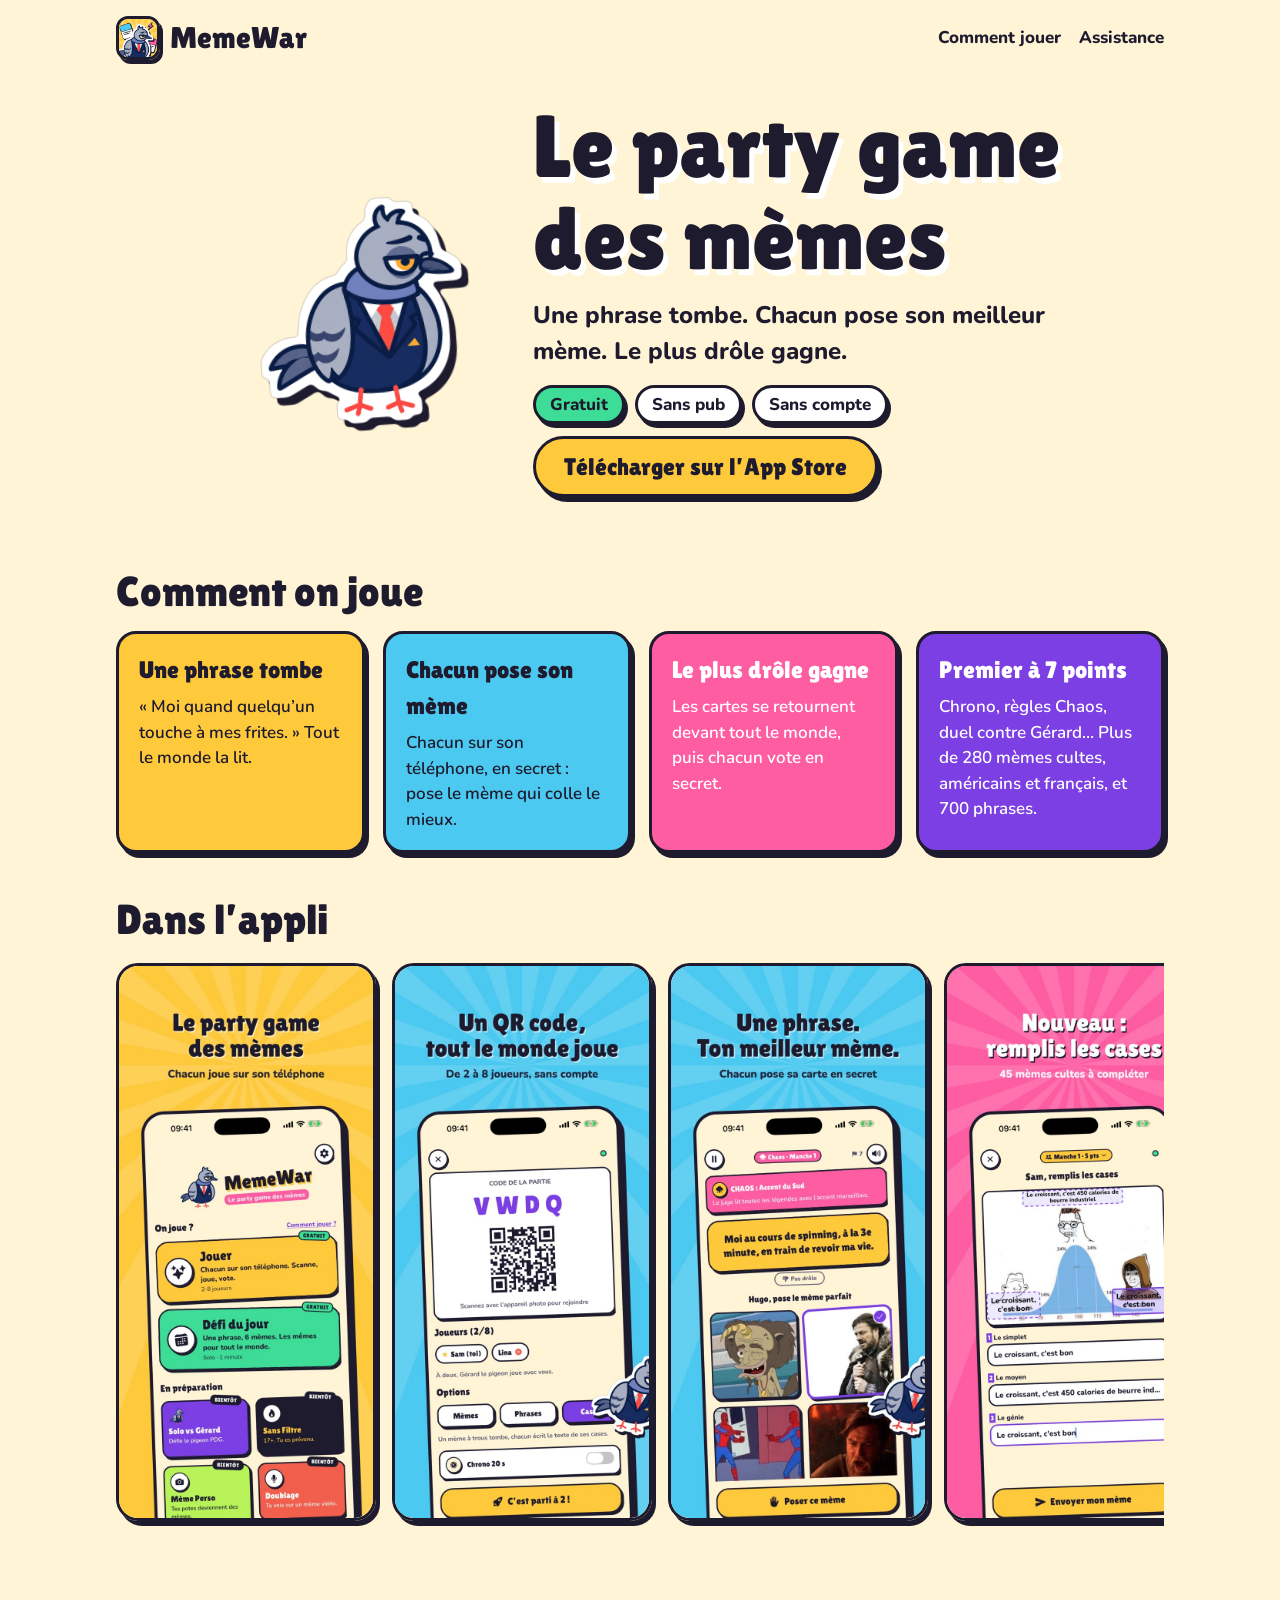
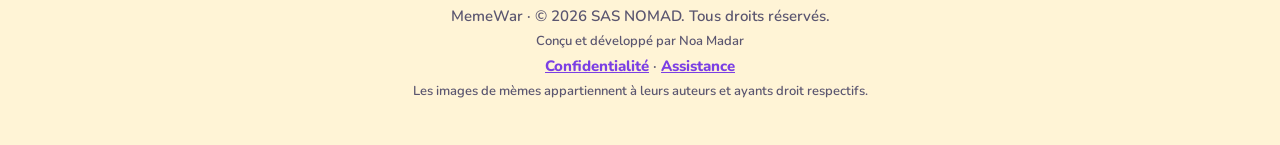
<file: index.html>
<!doctype html>
<html lang="fr">
<head>
<meta charset="utf-8">
<meta name="viewport" content="width=device-width, initial-scale=1">
<title>MemeWar — le party game des mèmes</title>
<meta name="description" content="Une phrase tombe, chacun pose son meilleur mème, le plus drôle gagne. Le party game où chacun joue sur son téléphone.">
<meta property="og:title" content="MemeWar — le party game des mèmes">
<meta property="og:description" content="Une phrase tombe, chacun pose son meilleur mème, le plus drôle gagne. Le party game où chacun joue sur son téléphone.">
<meta property="og:image" content="img/icon.png">
<link rel="icon" href="img/icon.png">
<link rel="apple-touch-icon" href="img/icon.png">
<link rel="preconnect" href="https://fonts.googleapis.com">
<link rel="preconnect" href="https://fonts.gstatic.com" crossorigin>
<link href="https://fonts.googleapis.com/css2?family=Lilita+One&family=Nunito:wght@600;800&display=swap" rel="stylesheet">
<link rel="stylesheet" href="style.css">
</head>
<body>
<header class="top">
  <a class="brand" href="./"><img src="img/icon.png" alt="" width="44" height="44"><span>MemeWar</span></a>
  <nav><a href="./#jouer">Comment jouer</a><a href="assistance.html">Assistance</a></nav>
</header>
<main>
  <section class="hero">
    <img class="mascot" src="img/gerard.png" alt="Gérard, le pigeon PDG, mascotte de MemeWar" width="280" height="280">
    <div>
      <h1>Le party game<br>des mèmes</h1>
      <p class="lead">Une phrase tombe. Chacun pose son meilleur mème. Le plus drôle gagne.</p>
      <p class="badges"><span class="pill mint">Gratuit</span><span class="pill">Sans pub</span><span class="pill">Sans compte</span></p>
      <a class="btn" href="https://apps.apple.com/fr/app/memewar/id6827291937">Télécharger sur l’App Store</a>
    </div>
  </section>

  <section id="jouer" class="steps">
    <h2>Comment on joue</h2>
    <ol>
      <li class="card mustard"><strong>Une phrase tombe</strong><span>« Moi quand quelqu’un touche à mes frites. » Tout le monde la lit.</span></li>
      <li class="card sky"><strong>Chacun pose son mème</strong><span>Chacun sur son téléphone, en secret : pose le mème qui colle le mieux.</span></li>
      <li class="card pink"><strong>Le plus drôle gagne</strong><span>Les cartes se retournent devant tout le monde, puis chacun vote en secret.</span></li>
      <li class="card purple"><strong>Premier à 7 points</strong><span>Chrono, règles Chaos, duel contre Gérard… Plus de 280 mèmes cultes, américains et français, et 700 phrases.</span></li>
    </ol>
  </section>

  <section class="shots">
    <h2>Dans l’appli</h2>
    <div class="strip">
      <img src="img/1.1-1-accueil.jpg" alt="Le party game des mèmes" width="330" height="717" loading="lazy">
      <img src="img/1.1-2-salon.jpg" alt="Un QR code, tout le monde joue" width="330" height="717" loading="lazy">
      <img src="img/2-jeu.jpg" alt="Une phrase, ton meilleur mème" width="330" height="717" loading="lazy">
      <img src="img/1.1-3-cases.jpg" alt="Nouveau : remplis les cases" width="330" height="717" loading="lazy">
      <img src="img/1.1-4-resultat.jpg" alt="Tout le monde vote en secret" width="330" height="717" loading="lazy">
      <img src="img/6-fin.jpg" alt="Qui gagnera la MemeWar ?" width="330" height="717" loading="lazy">
    </div>
  </section>
</main>
<footer>
  <p>MemeWar · © 2026 SAS NOMAD. Tous droits réservés.</p>
  <p class="small">Conçu et développé par Noa Madar</p>
  <p><a href="confidentialite.html">Confidentialité</a> · <a href="assistance.html">Assistance</a></p>
  <p class="small">Les images de mèmes appartiennent à leurs auteurs et ayants droit respectifs.</p>
</footer>
</body>
</html>
</file>
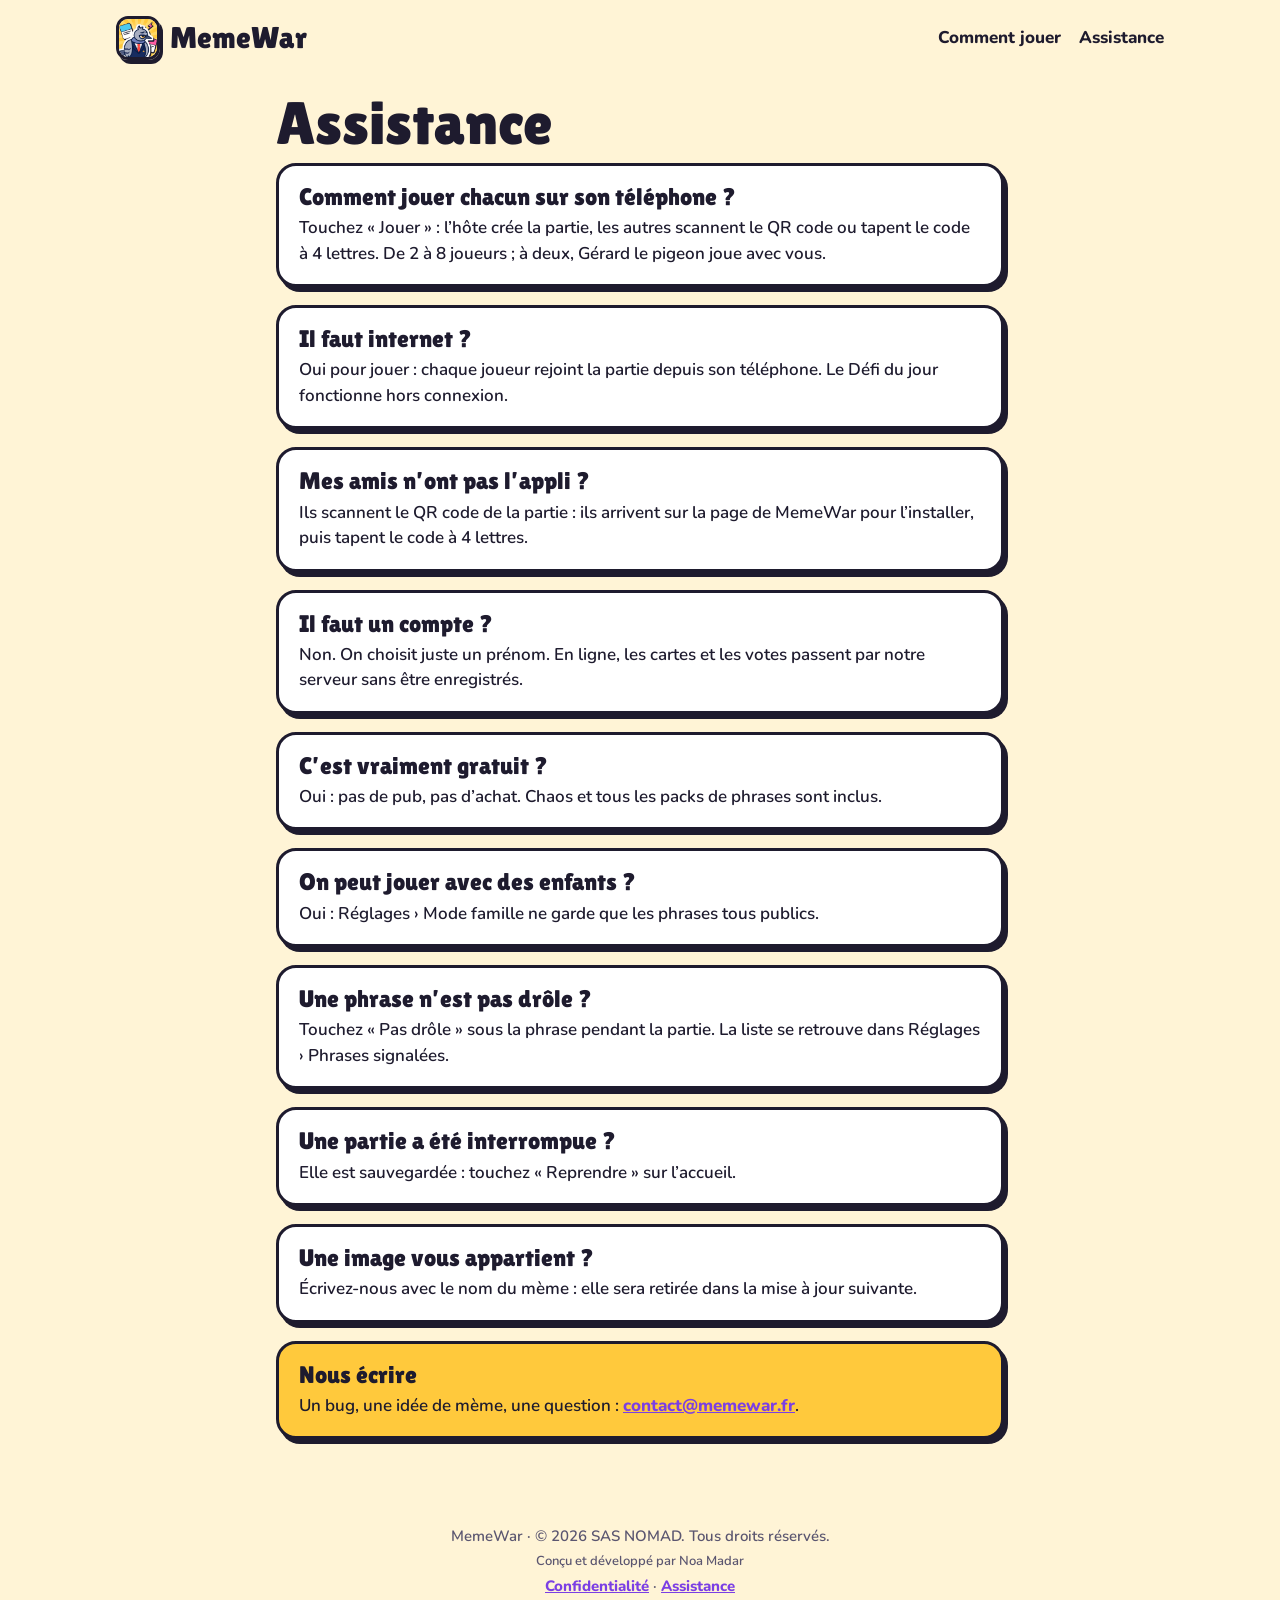
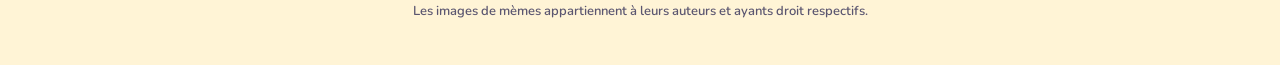
<file: assistance.html>
<!doctype html>
<html lang="fr">
<head>
<meta charset="utf-8">
<meta name="viewport" content="width=device-width, initial-scale=1">
<title>Assistance — MemeWar</title>
<meta name="description" content="Aide et contact pour MemeWar, le party game des mèmes.">
<meta property="og:title" content="Assistance — MemeWar">
<meta property="og:description" content="Aide et contact pour MemeWar, le party game des mèmes.">
<meta property="og:image" content="img/icon.png">
<link rel="icon" href="img/icon.png">
<link rel="apple-touch-icon" href="img/icon.png">
<link rel="preconnect" href="https://fonts.googleapis.com">
<link rel="preconnect" href="https://fonts.gstatic.com" crossorigin>
<link href="https://fonts.googleapis.com/css2?family=Lilita+One&family=Nunito:wght@600;800&display=swap" rel="stylesheet">
<link rel="stylesheet" href="style.css">
</head>
<body>
<header class="top">
  <a class="brand" href="./"><img src="img/icon.png" alt="" width="44" height="44"><span>MemeWar</span></a>
  <nav><a href="./#jouer">Comment jouer</a><a href="assistance.html">Assistance</a></nav>
</header>
<main class="doc">
  <h1>Assistance</h1>
  <section class="card"><h2>Comment jouer chacun sur son téléphone ?</h2><p>Touchez « Jouer » : l’hôte crée la partie, les autres scannent le QR code ou tapent le code à 4 lettres. De 2 à 8 joueurs ; à deux, Gérard le pigeon joue avec vous.</p></section>
  <section class="card"><h2>Il faut internet ?</h2><p>Oui pour jouer : chaque joueur rejoint la partie depuis son téléphone. Le Défi du jour fonctionne hors connexion.</p></section>
  <section class="card"><h2>Mes amis n’ont pas l’appli ?</h2><p>Ils scannent le QR code de la partie : ils arrivent sur la page de MemeWar pour l’installer, puis tapent le code à 4 lettres.</p></section>
  <section class="card"><h2>Il faut un compte ?</h2><p>Non. On choisit juste un prénom. En ligne, les cartes et les votes passent par notre serveur sans être enregistrés.</p></section>
  <section class="card"><h2>C’est vraiment gratuit ?</h2><p>Oui : pas de pub, pas d’achat. Chaos et tous les packs de phrases sont inclus.</p></section>
  <section class="card"><h2>On peut jouer avec des enfants ?</h2><p>Oui : Réglages › Mode famille ne garde que les phrases tous publics.</p></section>
  <section class="card"><h2>Une phrase n’est pas drôle ?</h2><p>Touchez « Pas drôle » sous la phrase pendant la partie. La liste se retrouve dans Réglages › Phrases signalées.</p></section>
  <section class="card"><h2>Une partie a été interrompue ?</h2><p>Elle est sauvegardée : touchez « Reprendre » sur l’accueil.</p></section>
  <section class="card"><h2>Une image vous appartient ?</h2><p>Écrivez-nous avec le nom du mème : elle sera retirée dans la mise à jour suivante.</p></section>
  <section class="card mustard"><h2>Nous écrire</h2><p>Un bug, une idée de mème, une question : <a href="&#109;&#97;&#105;&#108;&#116;&#111;&#58;&#99;&#111;&#110;&#116;&#97;&#99;&#116;&#64;&#109;&#101;&#109;&#101;&#119;&#97;&#114;&#46;&#102;&#114;">&#99;&#111;&#110;&#116;&#97;&#99;&#116;&#64;&#109;&#101;&#109;&#101;&#119;&#97;&#114;&#46;&#102;&#114;</a>.</p></section>
</main>
<footer>
  <p>MemeWar · © 2026 SAS NOMAD. Tous droits réservés.</p>
  <p class="small">Conçu et développé par Noa Madar</p>
  <p><a href="confidentialite.html">Confidentialité</a> · <a href="assistance.html">Assistance</a></p>
  <p class="small">Les images de mèmes appartiennent à leurs auteurs et ayants droit respectifs.</p>
</footer>
</body>
</html>
</file>
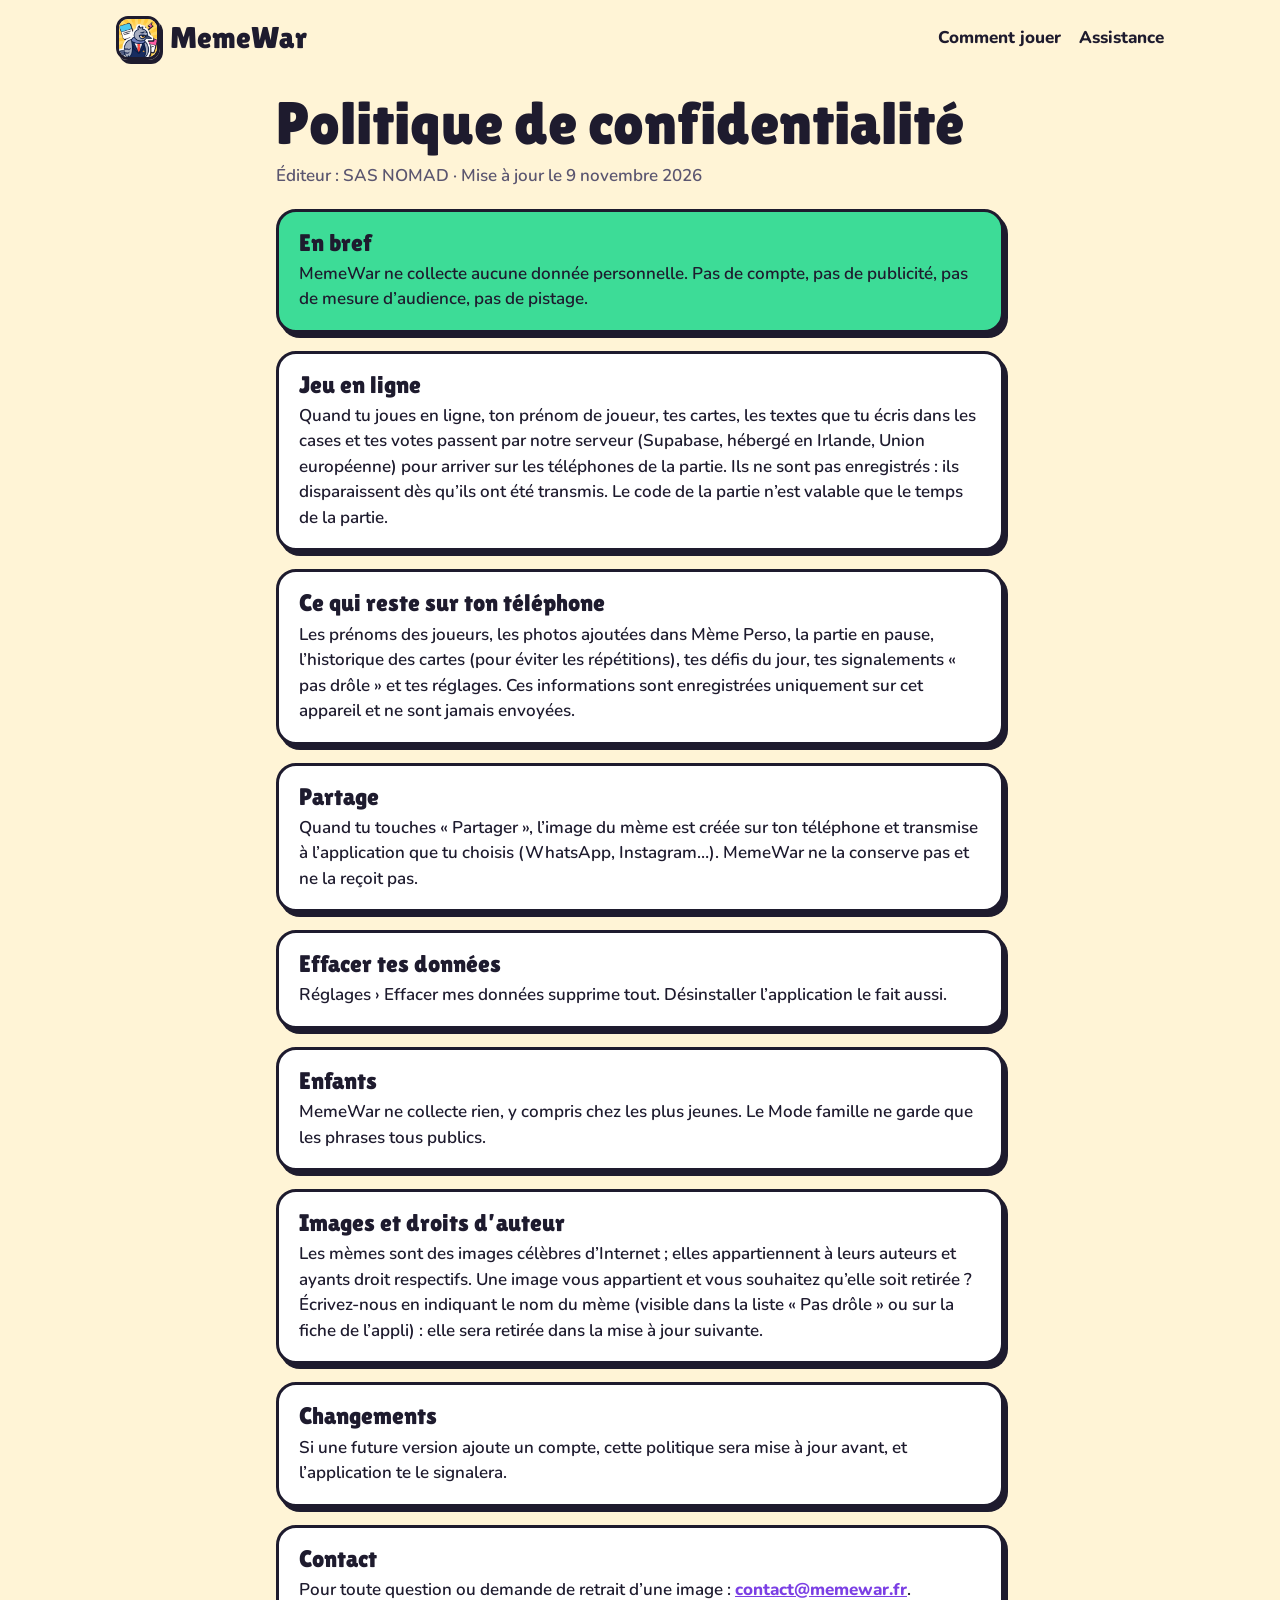
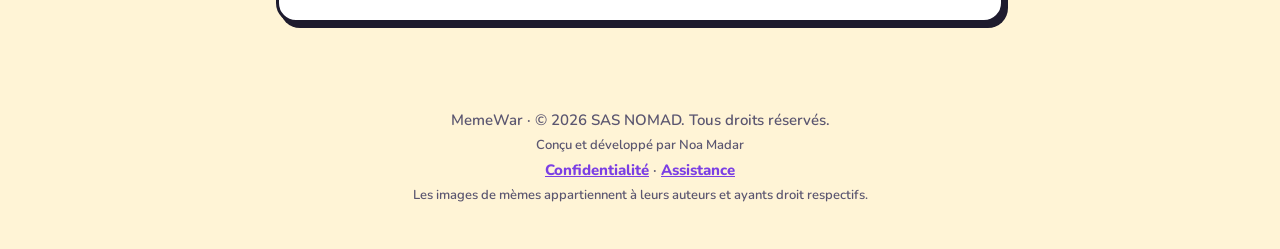
<file: confidentialite.html>
<!doctype html>
<html lang="fr">
<head>
<meta charset="utf-8">
<meta name="viewport" content="width=device-width, initial-scale=1">
<title>Confidentialité — MemeWar</title>
<meta name="description" content="Politique de confidentialité de MemeWar : aucune donnée collectée.">
<meta property="og:title" content="Confidentialité — MemeWar">
<meta property="og:description" content="Politique de confidentialité de MemeWar : aucune donnée collectée.">
<meta property="og:image" content="img/icon.png">
<link rel="icon" href="img/icon.png">
<link rel="apple-touch-icon" href="img/icon.png">
<link rel="preconnect" href="https://fonts.googleapis.com">
<link rel="preconnect" href="https://fonts.gstatic.com" crossorigin>
<link href="https://fonts.googleapis.com/css2?family=Lilita+One&family=Nunito:wght@600;800&display=swap" rel="stylesheet">
<link rel="stylesheet" href="style.css">
</head>
<body>
<header class="top">
  <a class="brand" href="./"><img src="img/icon.png" alt="" width="44" height="44"><span>MemeWar</span></a>
  <nav><a href="./#jouer">Comment jouer</a><a href="assistance.html">Assistance</a></nav>
</header>
<main class="doc">
  <h1>Politique de confidentialité</h1>
  <p class="meta">Éditeur : SAS NOMAD · Mise à jour le 9 novembre 2026</p>
  <section class="card mint"><h2>En bref</h2><p>MemeWar ne collecte aucune donnée personnelle. Pas de compte, pas de publicité, pas de mesure d’audience, pas de pistage.</p></section>
  <section class="card"><h2>Jeu en ligne</h2><p>Quand tu joues en ligne, ton prénom de joueur, tes cartes, les textes que tu écris dans les cases et tes votes passent par notre serveur (Supabase, hébergé en Irlande, Union européenne) pour arriver sur les téléphones de la partie. Ils ne sont pas enregistrés : ils disparaissent dès qu’ils ont été transmis. Le code de la partie n’est valable que le temps de la partie.</p></section>
  <section class="card"><h2>Ce qui reste sur ton téléphone</h2><p>Les prénoms des joueurs, les photos ajoutées dans Mème Perso, la partie en pause, l’historique des cartes (pour éviter les répétitions), tes défis du jour, tes signalements « pas drôle » et tes réglages. Ces informations sont enregistrées uniquement sur cet appareil et ne sont jamais envoyées.</p></section>
  <section class="card"><h2>Partage</h2><p>Quand tu touches « Partager », l’image du mème est créée sur ton téléphone et transmise à l’application que tu choisis (WhatsApp, Instagram…). MemeWar ne la conserve pas et ne la reçoit pas.</p></section>
  <section class="card"><h2>Effacer tes données</h2><p>Réglages › Effacer mes données supprime tout. Désinstaller l’application le fait aussi.</p></section>
  <section class="card"><h2>Enfants</h2><p>MemeWar ne collecte rien, y compris chez les plus jeunes. Le Mode famille ne garde que les phrases tous publics.</p></section>
  <section class="card"><h2>Images et droits d’auteur</h2><p>Les mèmes sont des images célèbres d’Internet ; elles appartiennent à leurs auteurs et ayants droit respectifs. Une image vous appartient et vous souhaitez qu’elle soit retirée ? Écrivez-nous en indiquant le nom du mème (visible dans la liste « Pas drôle » ou sur la fiche de l’appli) : elle sera retirée dans la mise à jour suivante.</p></section>
  <section class="card"><h2>Changements</h2><p>Si une future version ajoute un compte, cette politique sera mise à jour avant, et l’application te le signalera.</p></section>
  <section class="card"><h2>Contact</h2><p>Pour toute question ou demande de retrait d’une image : <a href="&#109;&#97;&#105;&#108;&#116;&#111;&#58;&#99;&#111;&#110;&#116;&#97;&#99;&#116;&#64;&#109;&#101;&#109;&#101;&#119;&#97;&#114;&#46;&#102;&#114;">&#99;&#111;&#110;&#116;&#97;&#99;&#116;&#64;&#109;&#101;&#109;&#101;&#119;&#97;&#114;&#46;&#102;&#114;</a>.</p></section>
</main>
<footer>
  <p>MemeWar · © 2026 SAS NOMAD. Tous droits réservés.</p>
  <p class="small">Conçu et développé par Noa Madar</p>
  <p><a href="confidentialite.html">Confidentialité</a> · <a href="assistance.html">Assistance</a></p>
  <p class="small">Les images de mèmes appartiennent à leurs auteurs et ayants droit respectifs.</p>
</footer>
</body>
</html>
</file>
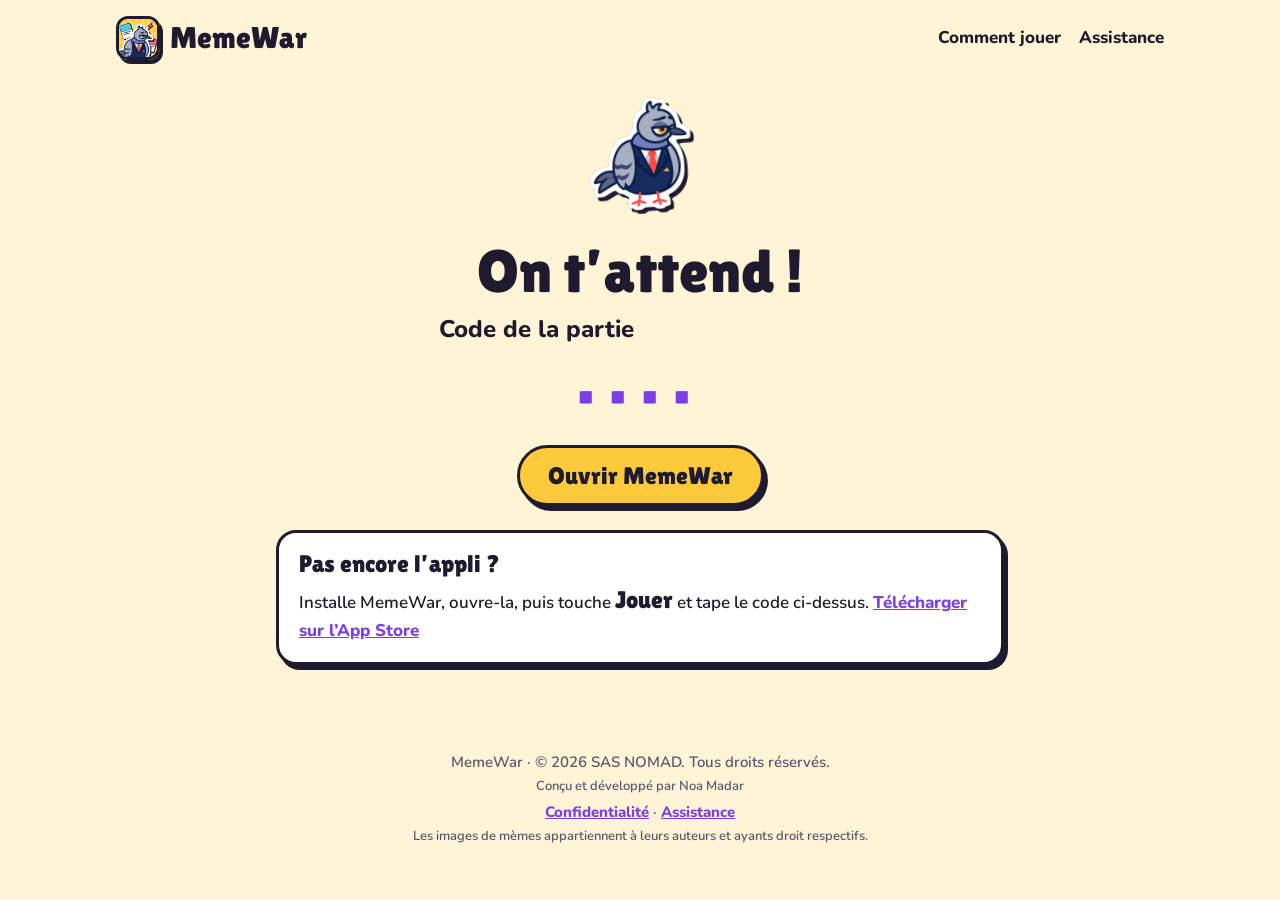
<file: rejoindre.html>
<!doctype html>
<html lang="fr">
<head>
<meta charset="utf-8">
<meta name="viewport" content="width=device-width, initial-scale=1">
<title>Rejoindre une partie — MemeWar</title>
<meta name="description" content="Rejoins la partie MemeWar de tes amis.">
<meta property="og:title" content="Rejoindre une partie — MemeWar">
<meta property="og:description" content="Rejoins la partie MemeWar de tes amis.">
<meta property="og:image" content="img/icon.png">
<link rel="icon" href="img/icon.png">
<link rel="apple-touch-icon" href="img/icon.png">
<link rel="preconnect" href="https://fonts.googleapis.com">
<link rel="preconnect" href="https://fonts.gstatic.com" crossorigin>
<link href="https://fonts.googleapis.com/css2?family=Lilita+One&family=Nunito:wght@600;800&display=swap" rel="stylesheet">
<link rel="stylesheet" href="style.css">
</head>
<body>
<header class="top">
  <a class="brand" href="./"><img src="img/icon.png" alt="" width="44" height="44"><span>MemeWar</span></a>
  <nav><a href="./#jouer">Comment jouer</a><a href="assistance.html">Assistance</a></nav>
</header>
<main class="doc join">
  <img class="mascot small" src="img/gerard.png" alt="" width="140" height="140">
  <h1>On t’attend !</h1>
  <p class="lead">Code de la partie</p>
  <p class="code" id="code">····</p>
  <a class="btn" id="open" href="memewar://rejoindre">Ouvrir MemeWar</a>
  <section class="card"><h2>Pas encore l’appli ?</h2><p>Installe MemeWar, ouvre-la, puis touche <strong>Jouer</strong> et tape le code ci-dessus. <a href="https://apps.apple.com/fr/app/memewar/id6827291937">Télécharger sur l’App Store</a></p></section>
  <script>
    const code = (new URLSearchParams(location.search).get('code') || '').toUpperCase().replace(/[^A-Z]/g, '').slice(0, 4);
    if (code) {
      document.getElementById('code').textContent = code;
      document.getElementById('open').href = 'memewar://rejoindre?code=' + code;
    }
  </script>
</main>
<footer>
  <p>MemeWar · © 2026 SAS NOMAD. Tous droits réservés.</p>
  <p class="small">Conçu et développé par Noa Madar</p>
  <p><a href="confidentialite.html">Confidentialité</a> · <a href="assistance.html">Assistance</a></p>
  <p class="small">Les images de mèmes appartiennent à leurs auteurs et ayants droit respectifs.</p>
</footer>
</body>
</html>
</file>
<file: style.css>
:root{--bg:#FFF4D6;--ink:#1E1B2E;--soft:#5B5670;--card:#fff;--mustard:#FFC93C;--purple:#7B3FE4;--pink:#FF5DA2;--mint:#3DDC97;--sky:#4CC9F0}
*{box-sizing:border-box}
html{-webkit-text-size-adjust:100%}
body{margin:0;background:var(--bg);color:var(--ink);font:600 17px/1.5 Nunito,system-ui,sans-serif}
a{color:var(--purple);font-weight:800}
h1,h2,.brand span{font-family:"Lilita One",system-ui,sans-serif;font-weight:400;line-height:1.05}
.top{display:flex;align-items:center;justify-content:space-between;gap:12px;flex-wrap:wrap;max-width:1080px;margin:0 auto;padding:16px}
.brand{display:flex;align-items:center;gap:10px;text-decoration:none;color:var(--ink)}
.brand img{border-radius:12px;border:3px solid var(--ink);box-shadow:3px 4px 0 var(--ink)}
.brand span{font-size:30px}
nav{display:flex;gap:18px}
nav a{color:var(--ink);text-decoration:none}
main{max-width:1080px;margin:0 auto;padding:0 16px 40px}
.hero{display:flex;align-items:center;gap:32px;padding:24px 0 40px;flex-wrap:wrap;justify-content:center}
.mascot{width:min(280px,70vw);height:auto;transform:rotate(-4deg)}
.hero h1{font-size:clamp(48px,9vw,88px);margin:0 0 12px;text-shadow:5px 6px 0 #fff}
.lead{font-size:clamp(19px,2.6vw,24px);font-weight:800;max-width:520px;margin:0 0 16px}
.badges{display:flex;gap:10px;flex-wrap:wrap;margin:0 0 12px}
.pill{border:3px solid var(--ink);border-radius:999px;background:#fff;padding:4px 14px;font-weight:800;box-shadow:3px 4px 0 var(--ink)}
.pill.mint{background:var(--mint)}
.soon{color:var(--soft);margin:0}
h2{font-size:clamp(30px,5vw,42px);margin:8px 0 18px}
.steps ol{list-style:none;padding:0;margin:0;display:grid;grid-template-columns:repeat(auto-fit,minmax(220px,1fr));gap:18px}
.card{background:var(--card);border:3px solid var(--ink);border-radius:20px;box-shadow:4px 5px 0 var(--ink);padding:18px 20px;margin:0 0 18px}
.steps .card{margin:0;display:flex;flex-direction:column;gap:6px}
.card strong{font-family:"Lilita One",system-ui,sans-serif;font-weight:400;font-size:24px}
.mustard{background:var(--mustard)}.sky{background:var(--sky)}.pink{background:var(--pink);color:#fff}.purple{background:var(--purple);color:#fff}.mint{background:var(--mint)}
.shots{padding-top:36px}
.strip{display:flex;gap:16px;overflow-x:auto;padding:4px 4px 16px;scroll-snap-type:x mandatory}
.strip img{flex:0 0 auto;width:min(260px,62vw);height:auto;border-radius:22px;border:3px solid var(--ink);box-shadow:4px 5px 0 var(--ink);scroll-snap-align:start}
.doc{max-width:760px}
.doc h1{font-size:clamp(40px,7vw,60px);margin:16px 0 8px}
.doc h2{font-size:24px;margin:0 0 6px}
.doc .card p{margin:0}
.meta{color:var(--soft);margin:0 0 20px}
.join{text-align:center}.mascot.small{width:140px;height:auto;margin:8px auto 0;display:block;transform:rotate(-4deg)}.code{font:400 64px/1 "Lilita One",system-ui;letter-spacing:12px;color:var(--purple);margin:4px 0 18px}.btn{display:inline-block;background:var(--mustard);color:var(--ink);text-decoration:none;font:400 24px "Lilita One",system-ui;border:3px solid var(--ink);border-radius:999px;padding:14px 28px;box-shadow:4px 5px 0 var(--ink);margin-bottom:24px}.join .card{text-align:left}
.todo{background:var(--mustard);padding:0 6px;border-radius:6px}
footer{text-align:center;color:var(--soft);padding:24px 16px 40px;font-size:15px}
footer p{margin:4px 0}.small{font-size:13px}
</file>
